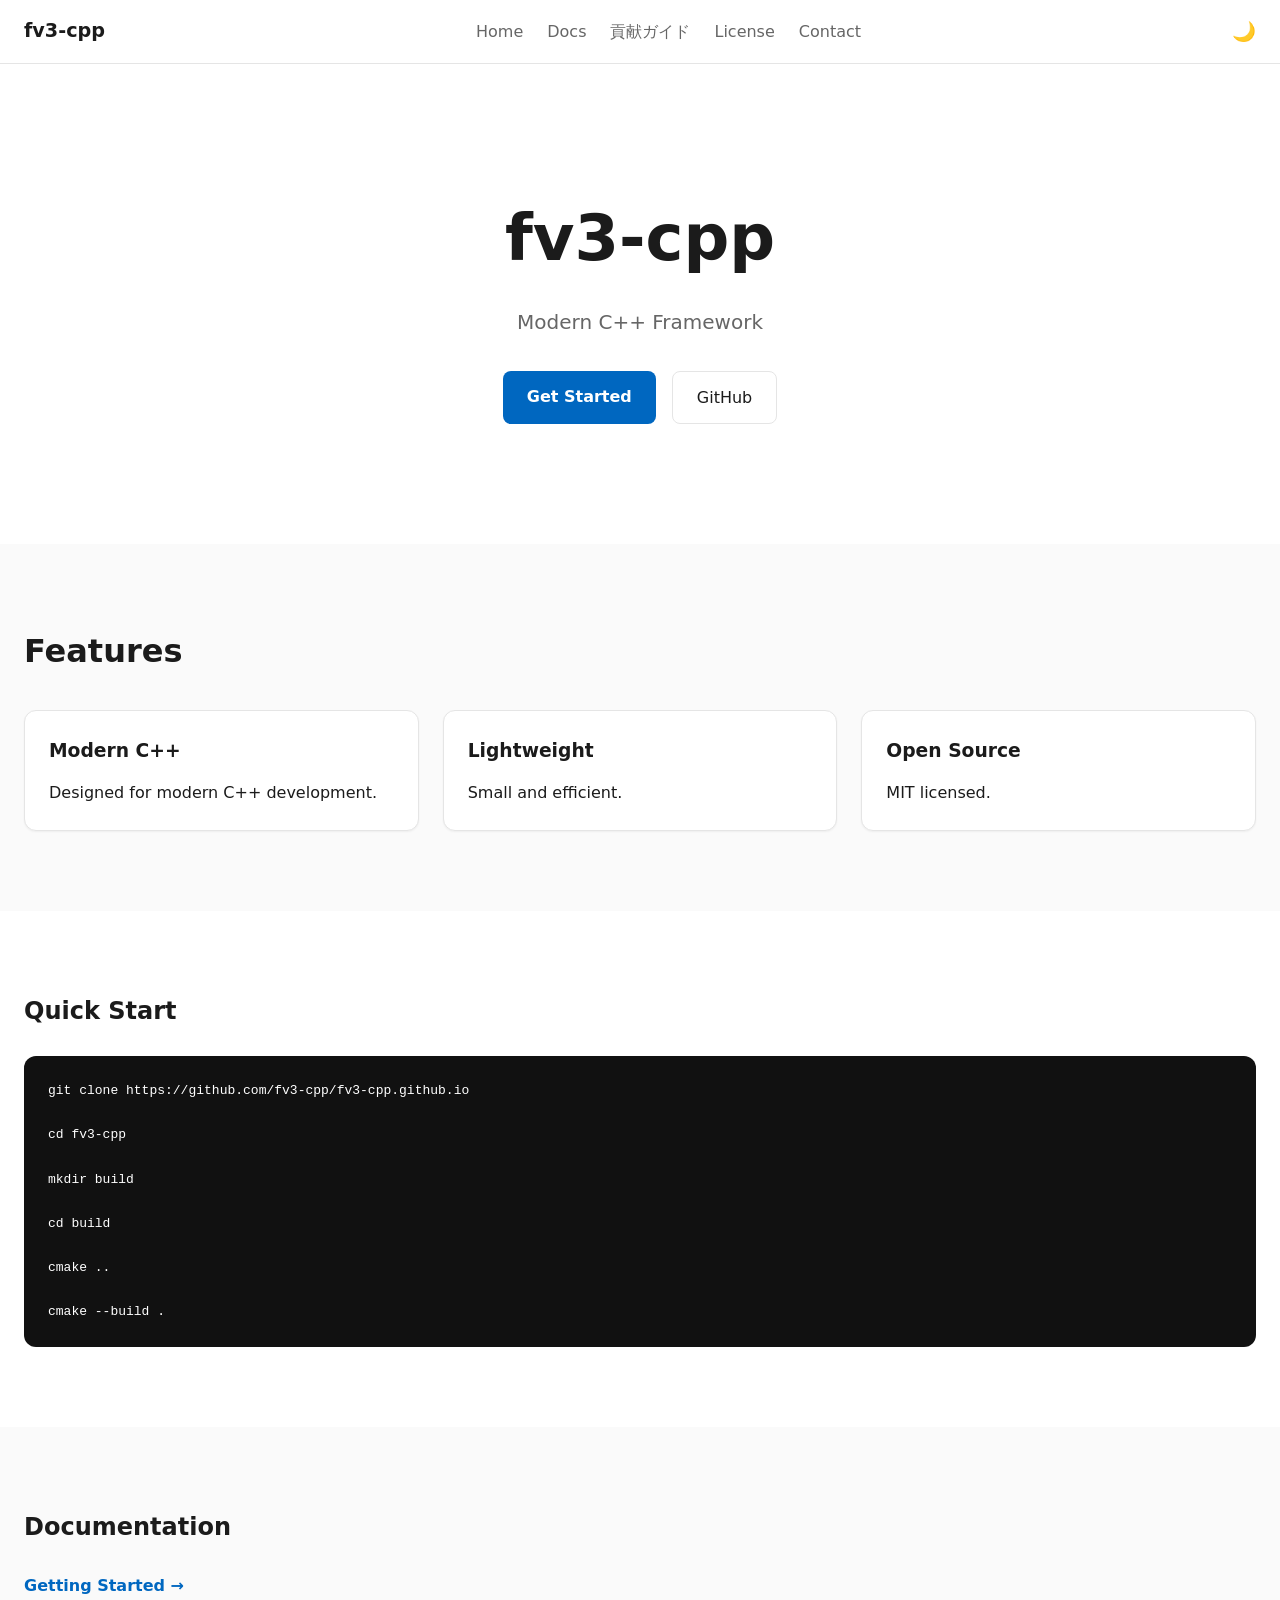
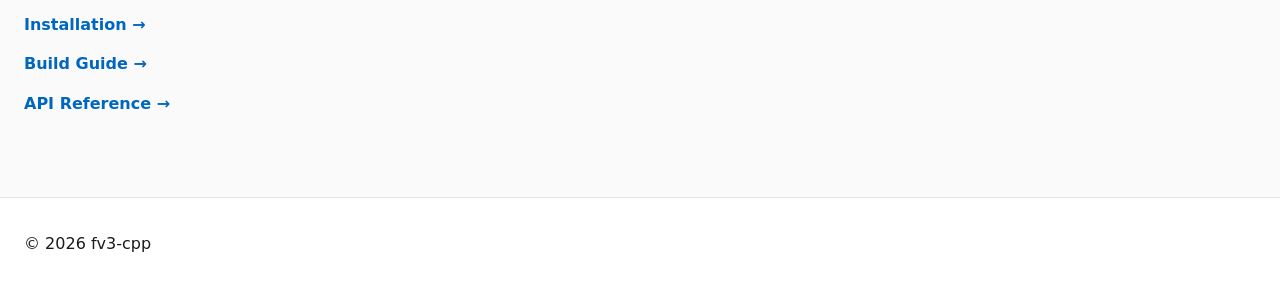
<file: index.html>
<!DOCTYPE html>
<html lang="ja">
<head>
<meta charset="UTF-8">
<meta name="viewport" content="width=device-width, initial-scale=1.0">

<title>fv3-cpp</title>

<meta name="description" content="fv3-cpp official website">

<link rel="stylesheet" href="/assets/css/style.css">
<link rel="stylesheet" href="/assets/css/dark.css">

</head>
<body>

<header class="header">

    <div class="header-left">
        <a href="/" class="brand">
            fv3-cpp
        </a>
    </div>

    <nav class="nav">

        <a href="/">Home</a>

        <a href="/docs/">
            Docs
        </a>

        <a href="/contribution/">
            貢献ガイド
        </a>

        <a href="/license/">
            License
        </a>

        <a href="/contact/">
            Contact
        </a>

    </nav>

    <button
        id="theme-toggle"
        class="theme-button"
        aria-label="Toggle Theme">

        🌙

    </button>

</header>

<main>

<section class="hero">

    <div class="container">

        <h1>
            fv3-cpp
        </h1>

        <p class="hero-subtitle">

            Modern C++ Framework

        </p>

        <div class="hero-buttons">

            <a href="/docs/" class="btn-primary">
                Get Started
            </a>

            <a
             href="https://github.com/fv3-cpp/fv3-cpp.github.io"
             class="btn-secondary">

                GitHub

            </a>

        </div>

    </div>

</section>

<section class="features">

    <div class="container">

        <h2>
            Features
        </h2>

        <div class="grid">

            <article class="card">

                <h3>
                    Modern C++
                </h3>

                <p>
                    Designed for modern C++ development.
                </p>

            </article>

            <article class="card">

                <h3>
                    Lightweight
                </h3>

                <p>
                    Small and efficient.
                </p>

            </article>

            <article class="card">

                <h3>
                    Open Source
                </h3>

                <p>
                    MIT licensed.
                </p>

            </article>

        </div>

    </div>

</section>

<section class="quickstart">

    <div class="container">

        <h2>
            Quick Start
        </h2>

<pre><code>git clone https://github.com/fv3-cpp/fv3-cpp.github.io

cd fv3-cpp

mkdir build

cd build

cmake ..

cmake --build .
</code></pre>

    </div>

</section>

<section class="documentation">

    <div class="container">

        <h2>
            Documentation
        </h2>

        <div class="doc-links">

            <a href="/docs/">
                Getting Started →
            </a>

            <a href="/docs/">
                Installation →
            </a>

            <a href="/docs/">
                Build Guide →
            </a>

            <a href="/docs/">
                API Reference →
            </a>

        </div>

    </div>

</section>

</main>

<footer class="footer">

    <div class="container">

        <p>
            © 2026 fv3-cpp
        </p>

    </div>

</footer>

<script>

const button =
document.getElementById("theme-toggle");

const savedTheme =
localStorage.getItem("theme");

if(savedTheme === "dark")
{
    document.body.classList.add("dark");
}

button.addEventListener("click", () =>
{
    document.body.classList.toggle("dark");

    if(document.body.classList.contains("dark"))
    {
        localStorage.setItem("theme","dark");
    }
    else
    {
        localStorage.setItem("theme","light");
    }
});

</script>

</body>
</html>
</file>
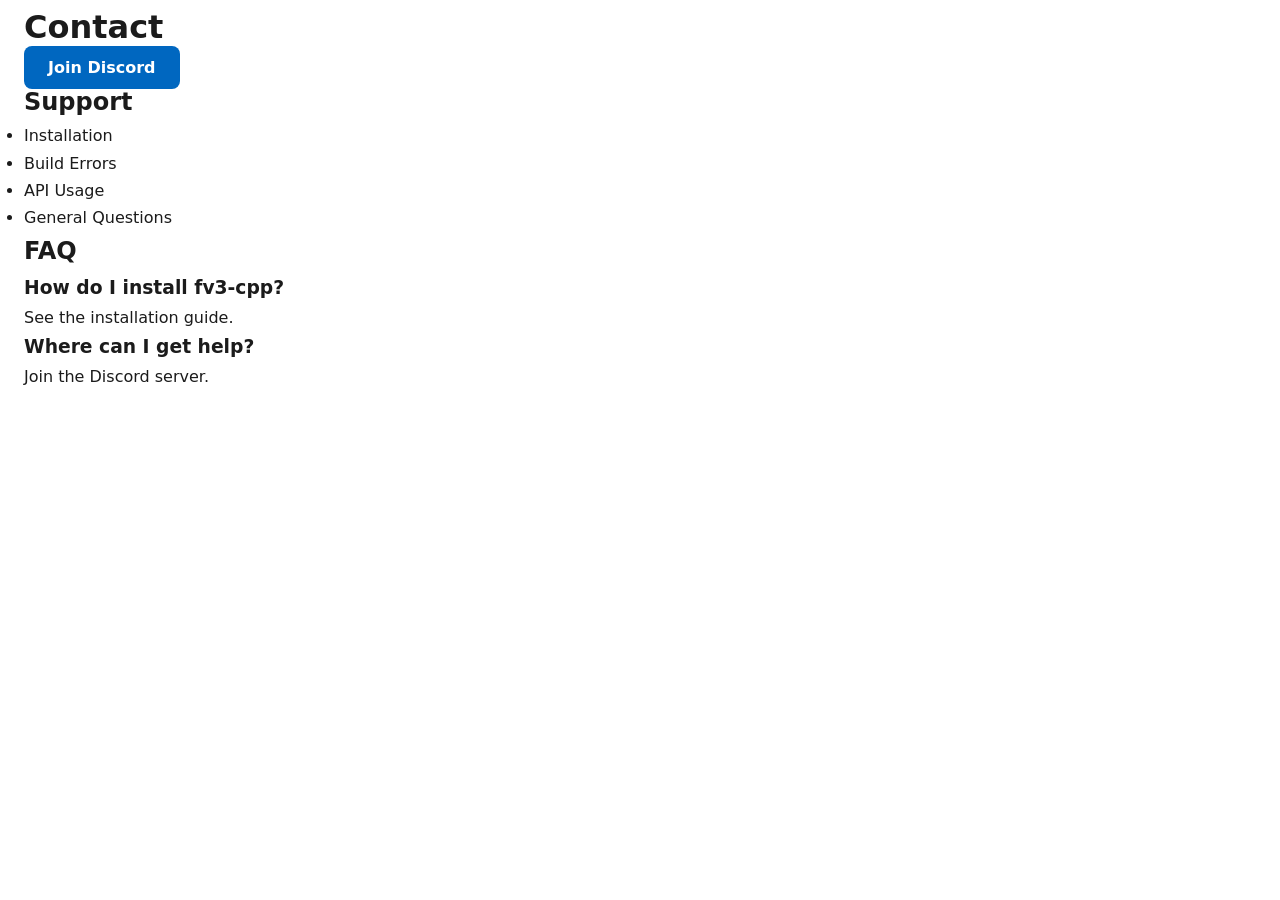
<file: contact/index.html>
<!DOCTYPE html>
<html lang="ja">
<head>

<meta charset="UTF-8">

<meta name="viewport"
content="width=device-width,initial-scale=1">

<title>Contact</title>

<link rel="stylesheet"
href="/assets/css/style.css">

</head>
<body>

<main class="container">

<h1>Contact</h1>

<a
class="btn-primary"
href="https://discord.gg/sBGp7mw4Qb"
target="_blank">

Join Discord

</a>

<h2>Support</h2>

<ul>

<li>Installation</li>

<li>Build Errors</li>

<li>API Usage</li>

<li>General Questions</li>

</ul>

<h2>FAQ</h2>

<h3>
How do I install fv3-cpp?
</h3>

<p>
See the installation guide.
</p>

<h3>
Where can I get help?
</h3>

<p>
Join the Discord server.
</p>

</main>

</body>
</html>
</file>
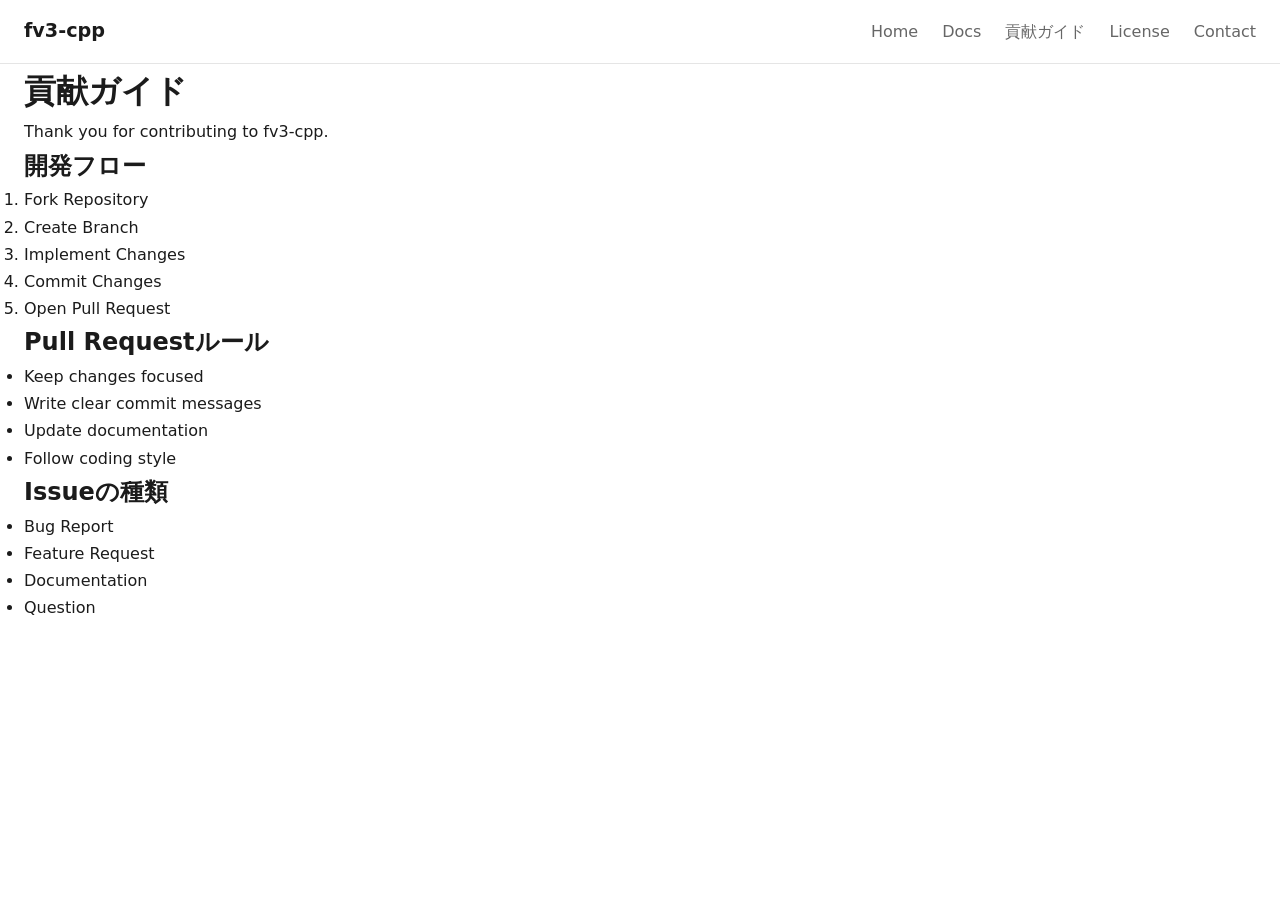
<file: contribution/index.html>
<!DOCTYPE html>
<html lang="ja">
<head>

<meta charset="UTF-8">
<meta name="viewport"
content="width=device-width,initial-scale=1">

<title>Contribution</title>

<link rel="stylesheet"
href="/assets/css/style.css">

<link rel="stylesheet"
href="/assets/css/dark.css">

</head>
<body>

<header class="header">

<a href="/" class="brand">
fv3-cpp
</a>

<nav class="nav">

<a href="/">Home</a>
<a href="/docs/">Docs</a>
<a href="/contribution/">貢献ガイド</a>
<a href="/license/">License</a>
<a href="/contact/">Contact</a>

</nav>

</header>

<main class="container">

<h1>貢献ガイド</h1>

<p>
Thank you for contributing to fv3-cpp.
</p>

<h2>開発フロー</h2>

<ol>

<li>Fork Repository</li>

<li>Create Branch</li>

<li>Implement Changes</li>

<li>Commit Changes</li>

<li>Open Pull Request</li>

</ol>

<h2>Pull Requestルール</h2>

<ul>

<li>Keep changes focused</li>

<li>Write clear commit messages</li>

<li>Update documentation</li>

<li>Follow coding style</li>

</ul>

<h2>Issueの種類</h2>

<ul>

<li>Bug Report</li>

<li>Feature Request</li>

<li>Documentation</li>

<li>Question</li>

</ul>

</main>

</body>
</html>
</file>
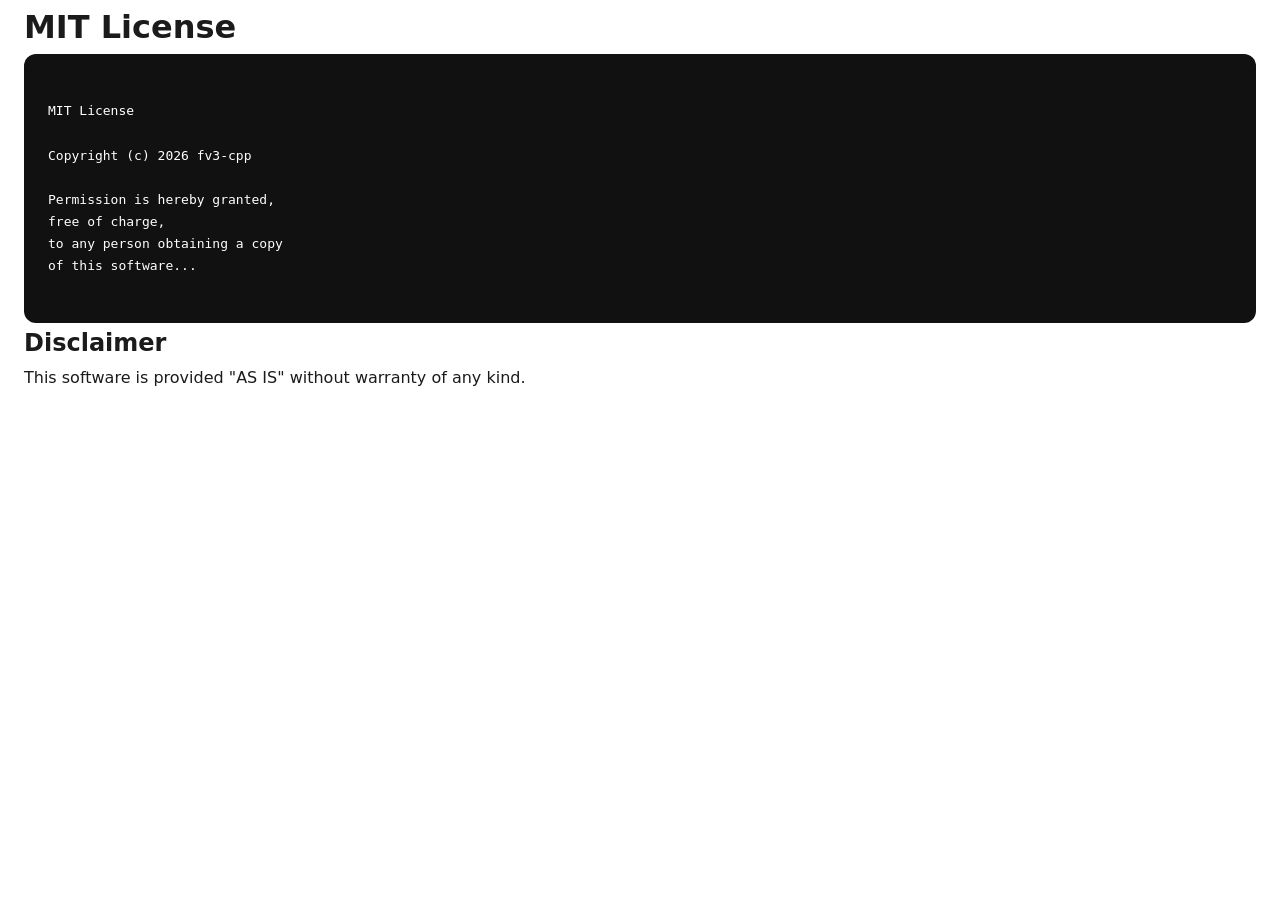
<file: license/index.html>
<!DOCTYPE html>
<html lang="ja">
<head>

<meta charset="UTF-8">

<meta name="viewport"
content="width=device-width,initial-scale=1">

<title>License</title>

<link rel="stylesheet"
href="/assets/css/style.css">

</head>
<body>

<main class="container">

<h1>MIT License</h1>

<pre>

MIT License

Copyright (c) 2026 fv3-cpp

Permission is hereby granted,
free of charge,
to any person obtaining a copy
of this software...

</pre>

<h2>Disclaimer</h2>

<p>

This software is provided
"AS IS"
without warranty of any kind.

</p>

</main>

</body>
</html>
</file>
<file: assets/css/style.css>
:root{

--bg:#ffffff;
--bg-secondary:#fafafa;

--text:#1b1b1b;
--text-secondary:#666;

--border:#e5e5e5;

--primary:#0067c0;

--shadow:
0 1px 2px rgba(0,0,0,.05);

}

*{
box-sizing:border-box;
margin:0;
padding:0;
}

html{
scroll-behavior:smooth;
}

body{

font-family:
"Segoe UI",
system-ui,
sans-serif;

background:var(--bg);
color:var(--text);

line-height:1.7;

}

.container{

max-width:1400px;

margin:auto;

padding-left:24px;
padding-right:24px;

}

.header{

display:flex;

justify-content:space-between;

align-items:center;

height:64px;

border-bottom:
1px solid var(--border);

padding-left:24px;
padding-right:24px;

background:white;

position:sticky;

top:0;

z-index:100;

}

.brand{

text-decoration:none;

font-size:1.2rem;

font-weight:600;

color:var(--text);

}

.nav{

display:flex;

gap:24px;

}

.nav a{

text-decoration:none;

color:var(--text-secondary);

font-weight:500;

}

.nav a:hover{

color:var(--primary);

}

.theme-button{

border:none;

background:none;

cursor:pointer;

font-size:1.2rem;

}

.hero{

padding-top:120px;
padding-bottom:120px;

text-align:center;

}

.hero h1{

font-size:4rem;

margin-bottom:12px;

}

.hero-subtitle{

font-size:1.25rem;

color:var(--text-secondary);

margin-bottom:32px;

}

.hero-buttons{

display:flex;

justify-content:center;

gap:16px;

flex-wrap:wrap;

}

.btn-primary{

background:var(--primary);

color:white;

padding:12px 24px;

border-radius:8px;

text-decoration:none;

font-weight:600;

}

.btn-secondary{

border:1px solid var(--border);

padding:12px 24px;

border-radius:8px;

text-decoration:none;

color:var(--text);

}

.features{

padding-top:80px;
padding-bottom:80px;

background:var(--bg-secondary);

}

.features h2{

margin-bottom:32px;

font-size:2rem;

}

.grid{

display:grid;

grid-template-columns:
repeat(auto-fit,minmax(280px,1fr));

gap:24px;

}

.card{

background:white;

border:
1px solid var(--border);

border-radius:12px;

padding:24px;

box-shadow:var(--shadow);

}

.card h3{

margin-bottom:12px;

}

.quickstart{

padding-top:80px;
padding-bottom:80px;

}

.quickstart h2{

margin-bottom:24px;

}

pre{

overflow:auto;

padding:24px;

background:#111;

color:white;

border-radius:12px;

}

.documentation{

padding-top:80px;
padding-bottom:80px;

background:var(--bg-secondary);

}

.documentation h2{

margin-bottom:24px;

}

.doc-links{

display:flex;

flex-direction:column;

gap:12px;

}

.doc-links a{

text-decoration:none;

color:var(--primary);

font-weight:600;

}

.footer{

padding-top:32px;
padding-bottom:32px;

border-top:
1px solid var(--border);

}

@media(max-width:900px)
{

.header{

flex-direction:column;

height:auto;

padding-top:16px;
padding-bottom:16px;

gap:16px;

}

.nav{

flex-wrap:wrap;

justify-content:center;

}

.hero h1{

font-size:2.5rem;

}

}
</file>
<file: assets/css/dark.css>
body.dark{

--bg:#111111;

--bg-secondary:#181818;

--text:#f0f0f0;

--text-secondary:#b0b0b0;

--border:#2d2d2d;

--primary:#4ea1ff;

}

body.dark .header{

background:#111111;

}

body.dark .card{

background:#181818;

}

body.dark pre{

background:#000000;

}

body.dark .btn-secondary{

color:white;

border-color:#444;

}
</file>
